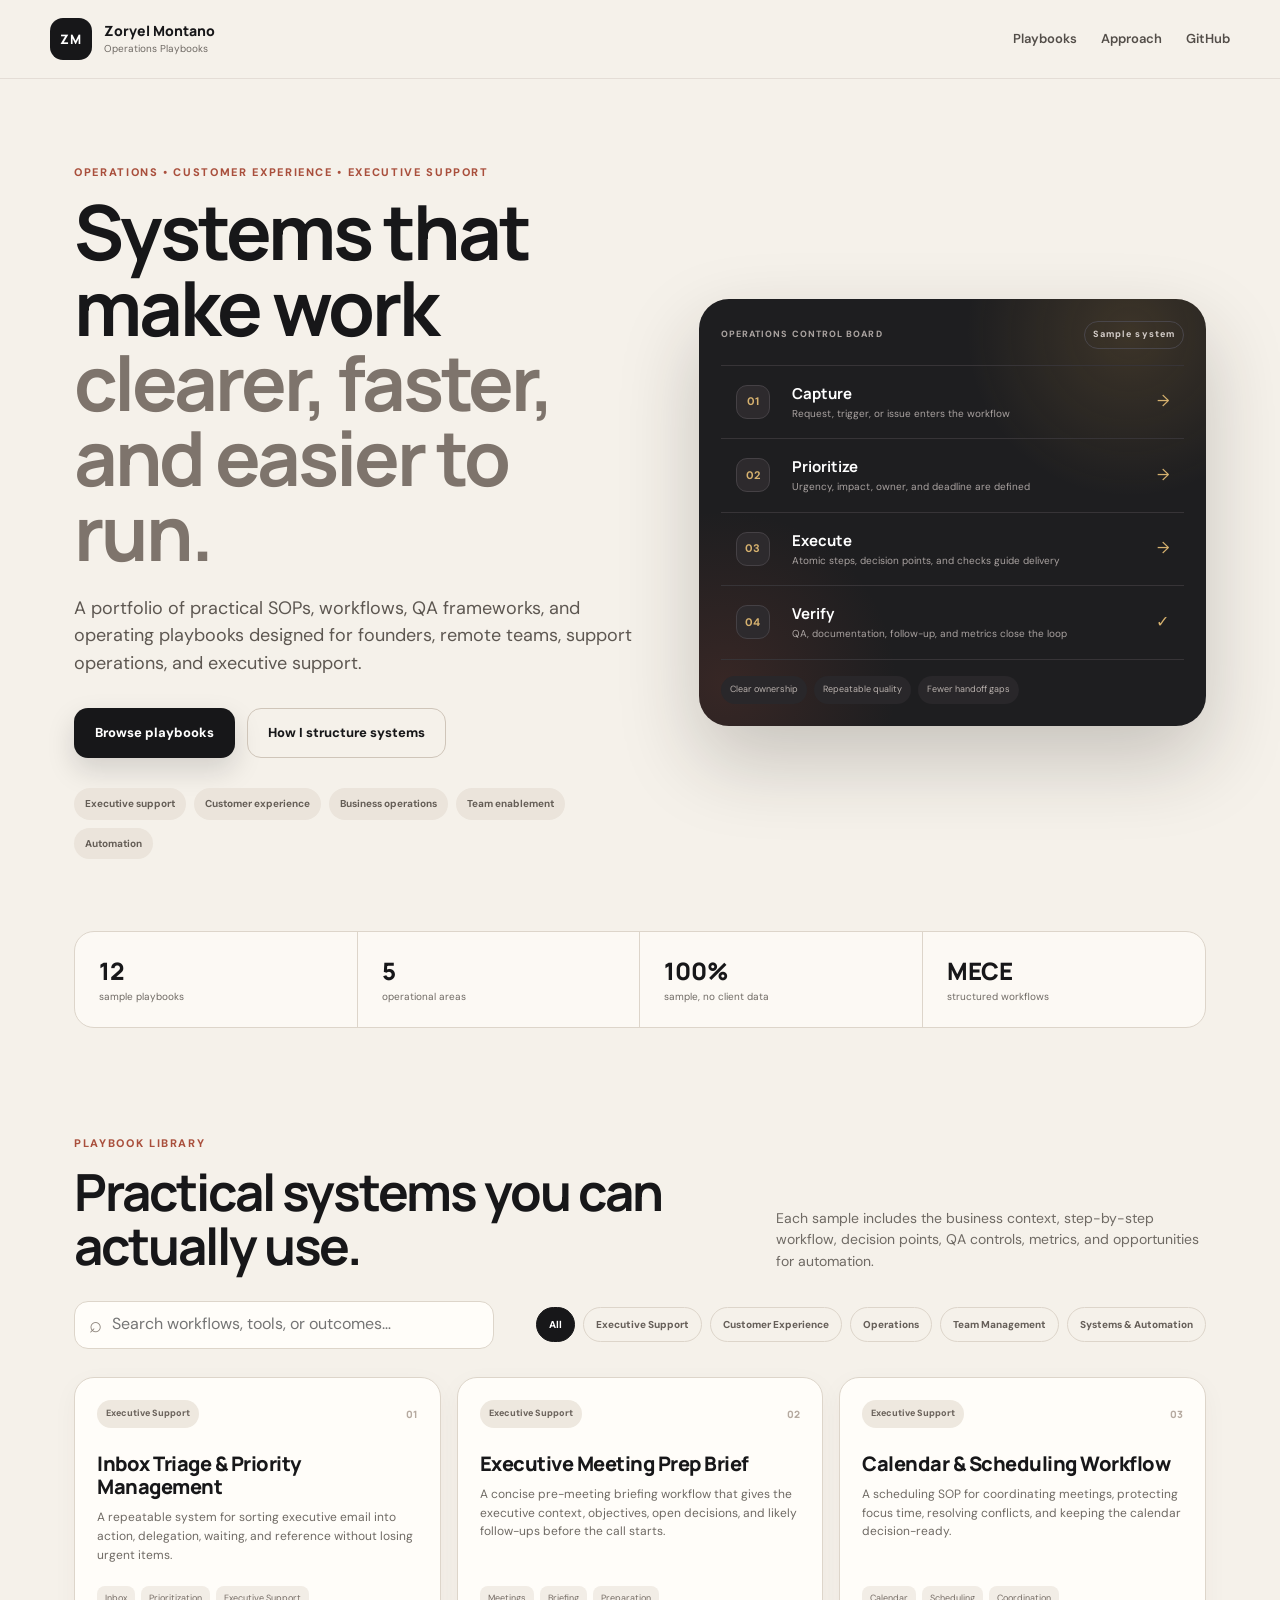
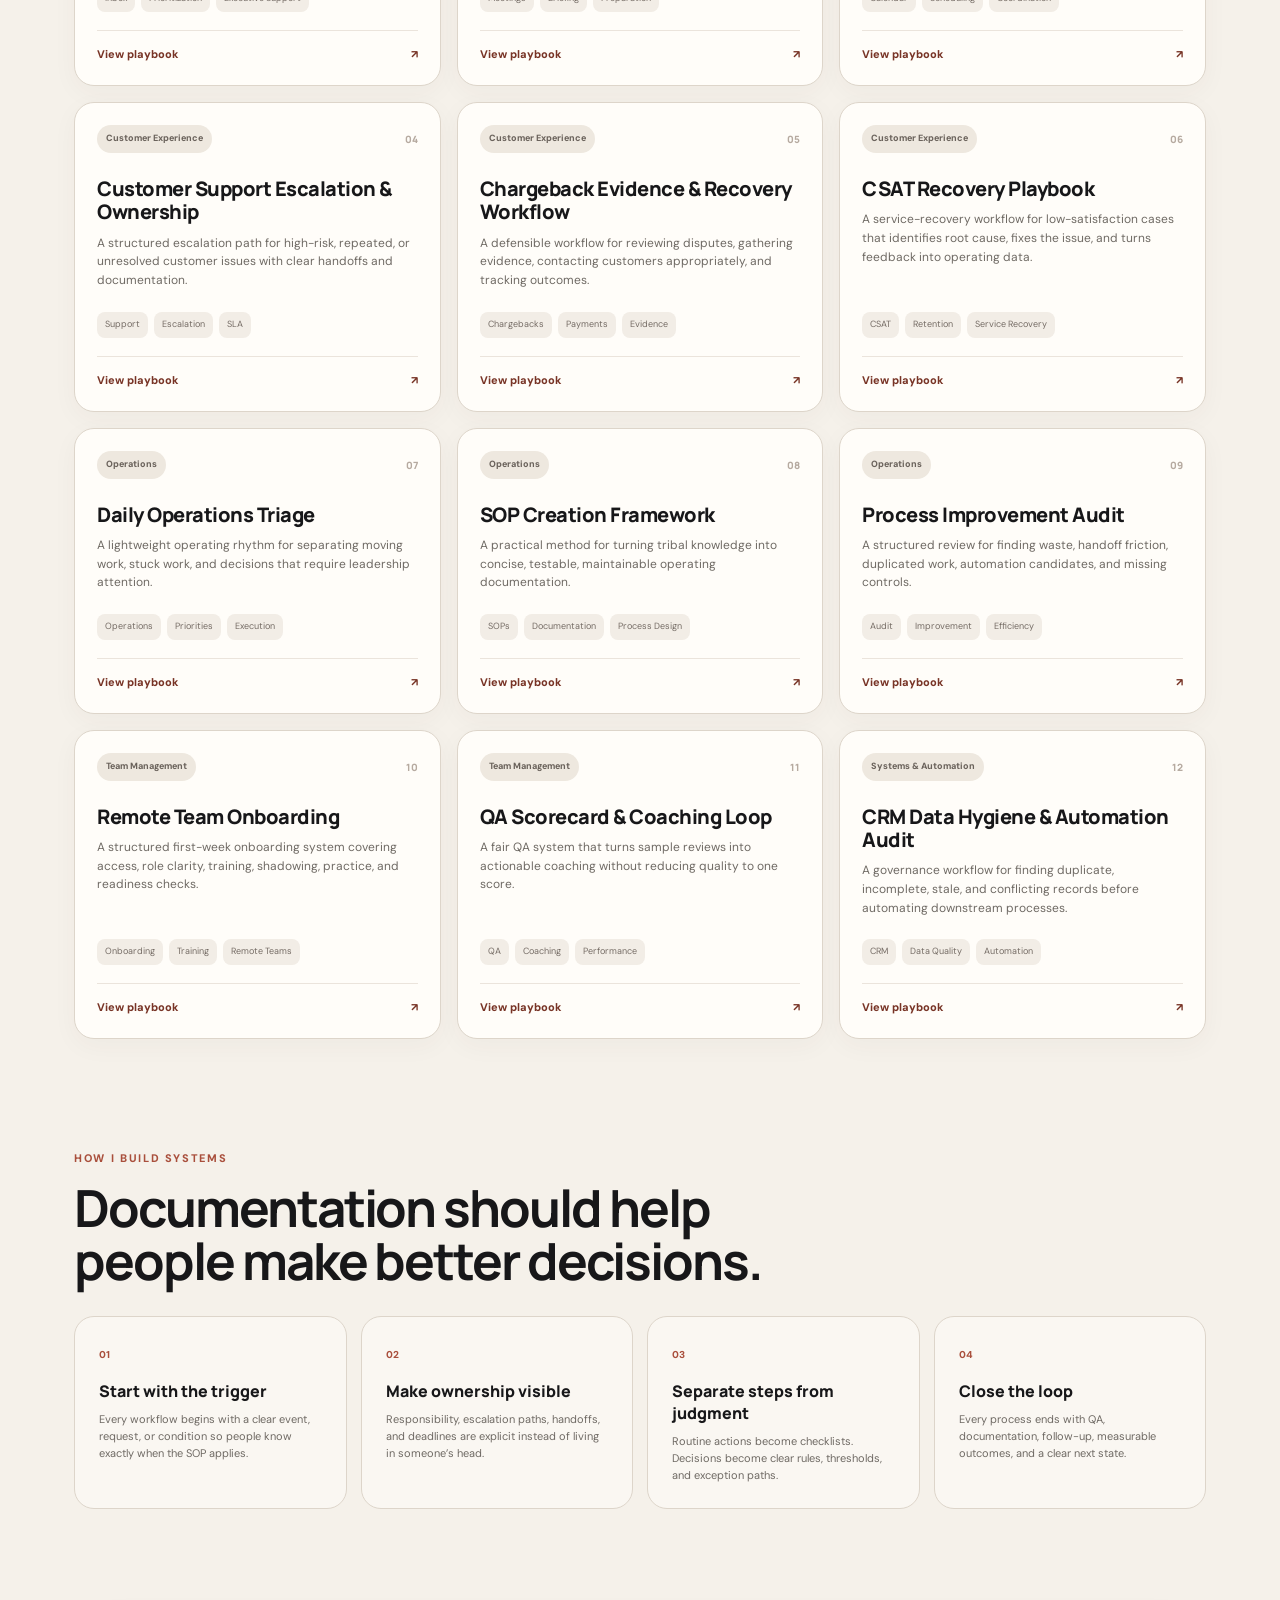
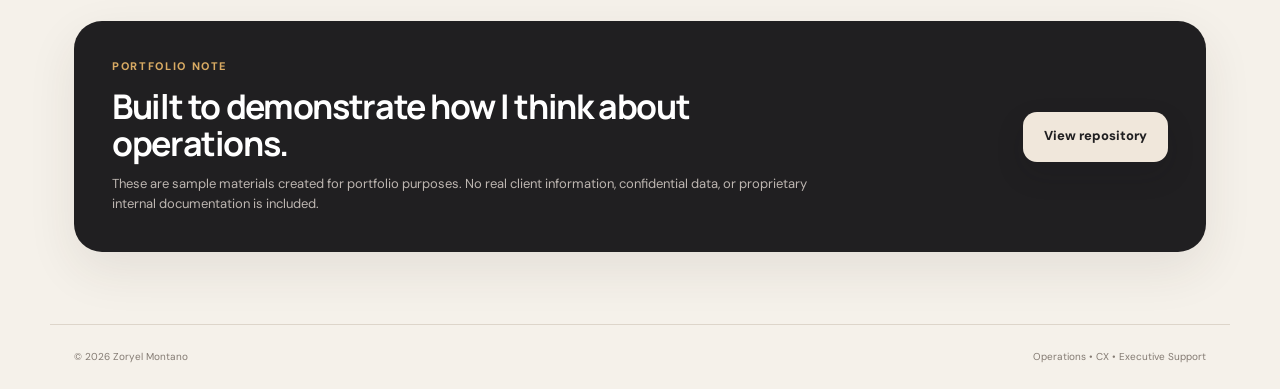
<file: index.html>
<!doctype html>
<html lang="en">
<head>
  <meta charset="utf-8" />
  <meta name="viewport" content="width=device-width, initial-scale=1" />
  <meta name="description" content="Operations, customer experience, executive support, and systems playbooks by Zoryel Montano." />
  <meta name="theme-color" content="#171719" />
  <title>Zoryel Montano | Operations Playbooks</title>
  <link rel="preconnect" href="https://fonts.googleapis.com">
  <link rel="preconnect" href="https://fonts.gstatic.com" crossorigin>
  <link href="https://fonts.googleapis.com/css2?family=DM+Sans:wght@400;500;600;700&family=Manrope:wght@600;700;800&display=swap" rel="stylesheet">
  <link rel="stylesheet" href="styles.css" />
</head>
<body>
  <header class="site-header">
    <a class="brand" href="index.html" aria-label="Home">
      <span class="brand-mark">ZM</span>
      <span><strong>Zoryel Montano</strong><small>Operations Playbooks</small></span>
    </a>
    <nav>
      <a href="#library">Playbooks</a>
      <a href="#approach">Approach</a>
      <a href="https://github.com/zoryelmontano-star" target="_blank" rel="noreferrer">GitHub</a>
    </nav>
  </header>

  <main>
    <section class="hero">
      <div class="hero-copy">
        <p class="eyebrow">OPERATIONS • CUSTOMER EXPERIENCE • EXECUTIVE SUPPORT</p>
        <h1>Systems that make work<br><span>clearer, faster, and easier to run.</span></h1>
        <p class="hero-text">A portfolio of practical SOPs, workflows, QA frameworks, and operating playbooks designed for founders, remote teams, support operations, and executive support.</p>
        <div class="hero-actions">
          <a class="button primary" href="#library">Browse playbooks</a>
          <a class="button secondary" href="#approach">How I structure systems</a>
        </div>
        <div class="hero-proof">
          <span>Executive support</span><span>Customer experience</span><span>Business operations</span><span>Team enablement</span><span>Automation</span>
        </div>
      </div>
      <div class="hero-board" aria-label="Workflow preview">
        <div class="board-top"><span>OPERATIONS CONTROL BOARD</span><span class="live-dot">Sample system</span></div>
        <div class="board-row"><b>01</b><div><strong>Capture</strong><small>Request, trigger, or issue enters the workflow</small></div><i>→</i></div>
        <div class="board-row"><b>02</b><div><strong>Prioritize</strong><small>Urgency, impact, owner, and deadline are defined</small></div><i>→</i></div>
        <div class="board-row"><b>03</b><div><strong>Execute</strong><small>Atomic steps, decision points, and checks guide delivery</small></div><i>→</i></div>
        <div class="board-row"><b>04</b><div><strong>Verify</strong><small>QA, documentation, follow-up, and metrics close the loop</small></div><i>✓</i></div>
        <div class="board-footer"><span>Clear ownership</span><span>Repeatable quality</span><span>Fewer handoff gaps</span></div>
      </div>
    </section>

    <section class="stats-strip" aria-label="Portfolio scope">
      <div><strong>12</strong><span>sample playbooks</span></div>
      <div><strong>5</strong><span>operational areas</span></div>
      <div><strong>100%</strong><span>sample, no client data</span></div>
      <div><strong>MECE</strong><span>structured workflows</span></div>
    </section>

    <section id="library" class="library-section">
      <div class="section-head">
        <div><p class="eyebrow">PLAYBOOK LIBRARY</p><h2>Practical systems you can actually use.</h2></div>
        <p>Each sample includes the business context, step-by-step workflow, decision points, QA controls, metrics, and opportunities for automation.</p>
      </div>

      <div class="library-toolbar">
        <label class="search-box"><span>⌕</span><input id="searchInput" type="search" placeholder="Search workflows, tools, or outcomes…" /></label>
        <div id="filters" class="filters" aria-label="Playbook filters"></div>
      </div>

      <div id="playbookGrid" class="playbook-grid"></div>
      <div id="emptyState" class="empty-state hidden">No playbooks match that search.</div>
    </section>

    <section id="approach" class="approach-section">
      <div class="section-head compact">
        <div><p class="eyebrow">HOW I BUILD SYSTEMS</p><h2>Documentation should help people make better decisions.</h2></div>
      </div>
      <div class="approach-grid">
        <article><span>01</span><h3>Start with the trigger</h3><p>Every workflow begins with a clear event, request, or condition so people know exactly when the SOP applies.</p></article>
        <article><span>02</span><h3>Make ownership visible</h3><p>Responsibility, escalation paths, handoffs, and deadlines are explicit instead of living in someone’s head.</p></article>
        <article><span>03</span><h3>Separate steps from judgment</h3><p>Routine actions become checklists. Decisions become clear rules, thresholds, and exception paths.</p></article>
        <article><span>04</span><h3>Close the loop</h3><p>Every process ends with QA, documentation, follow-up, measurable outcomes, and a clear next state.</p></article>
      </div>
    </section>

    <section class="cta-section">
      <div><p class="eyebrow">PORTFOLIO NOTE</p><h2>Built to demonstrate how I think about operations.</h2><p>These are sample materials created for portfolio purposes. No real client information, confidential data, or proprietary internal documentation is included.</p></div>
      <a class="button primary" href="https://github.com/zoryelmontano-star/virtual-assistant-sops" target="_blank" rel="noreferrer">View repository</a>
    </section>
  </main>

  <footer><span>© <span id="year"></span> Zoryel Montano</span><span>Operations • CX • Executive Support</span></footer>

  <script src="data.js"></script>
  <script src="app.js"></script>
</body>
</html>
</file>
<file: styles.css>
:root{--bg:#f5f1ea;--paper:#fffdf9;--ink:#171719;--muted:#6f6a64;--line:#ddd5ca;--accent:#a94f3c;--accent-dark:#783426;--olive:#5f6956;--gold:#c99a4f;--plum:#69586d;--shadow:0 18px 50px rgba(54,45,37,.09);--radius:24px}*{box-sizing:border-box}html{scroll-behavior:smooth}body{margin:0;background:var(--bg);color:var(--ink);font-family:'DM Sans',sans-serif;line-height:1.55}a{color:inherit;text-decoration:none}button,input{font:inherit}.site-header{position:sticky;top:0;z-index:30;display:flex;align-items:center;justify-content:space-between;gap:24px;padding:18px max(24px,calc((100vw - 1180px)/2));background:rgba(245,241,234,.9);backdrop-filter:blur(18px);border-bottom:1px solid rgba(120,104,90,.14)}.brand{display:flex;align-items:center;gap:12px}.brand-mark{width:42px;height:42px;display:grid;place-items:center;border-radius:13px;background:var(--ink);color:#fff;font:800 13px 'Manrope',sans-serif;letter-spacing:.08em}.brand strong,.brand small{display:block}.brand strong{font:800 14px 'Manrope',sans-serif}.brand small{font-size:10px;color:var(--muted);margin-top:1px}.site-header nav{display:flex;gap:24px;font-weight:600;font-size:13px;color:#534e49}.site-header nav a:hover{color:var(--accent)}main{max-width:1180px;margin:auto;padding:0 24px}.hero{min-height:650px;display:grid;grid-template-columns:1.05fr .95fr;gap:64px;align-items:center;padding:86px 0 72px}.eyebrow{margin:0 0 14px;font-size:11px;line-height:1.4;font-weight:800;letter-spacing:.15em;color:var(--accent);text-transform:uppercase}.hero h1,.section-head h2,.cta-section h2{font-family:'Manrope',sans-serif;letter-spacing:-.04em}.hero h1{font-size:clamp(48px,6vw,76px);line-height:.99;margin:0 0 24px;max-width:760px}.hero h1 span{color:#7e746c}.hero-text{font-size:18px;color:#5d5751;max-width:650px;margin:0 0 30px}.hero-actions{display:flex;gap:12px;flex-wrap:wrap}.button{display:inline-flex;align-items:center;justify-content:center;min-height:50px;padding:0 20px;border-radius:14px;font-weight:800;font-size:13px;border:1px solid transparent;transition:.18s ease}.button:hover{transform:translateY(-2px)}.button.primary{background:var(--ink);color:#fff;box-shadow:0 12px 28px rgba(23,23,25,.15)}.button.secondary{background:transparent;border-color:#cfc5b9}.hero-proof{display:flex;gap:8px;flex-wrap:wrap;margin-top:30px}.hero-proof span{padding:8px 11px;border-radius:999px;background:#ebe4db;color:#645d56;font-size:10px;font-weight:700}.hero-board{position:relative;background:#1e1e20;color:#fff;border-radius:30px;padding:22px;box-shadow:0 34px 80px rgba(37,31,27,.22);overflow:hidden}.hero-board:before{content:'';position:absolute;inset:0;background:radial-gradient(circle at 85% 8%,rgba(201,154,79,.18),transparent 28%),radial-gradient(circle at 5% 90%,rgba(169,79,60,.18),transparent 28%);pointer-events:none}.board-top,.board-row,.board-footer{position:relative}.board-top{display:flex;justify-content:space-between;gap:16px;align-items:center;color:#aaa3a0;font-size:9px;font-weight:800;letter-spacing:.12em;margin-bottom:16px}.live-dot{padding:6px 8px;border:1px solid #49464a;border-radius:999px;color:#d2cbc7}.board-row{display:grid;grid-template-columns:42px 1fr auto;gap:14px;align-items:center;padding:17px 15px;border-top:1px solid #373437}.board-row b{width:34px;height:34px;display:grid;place-items:center;background:#2d2a2d;border:1px solid #454145;border-radius:11px;color:#d7b26f;font-size:11px}.board-row strong,.board-row small{display:block}.board-row strong{font:700 15px 'Manrope',sans-serif}.board-row small{color:#a9a2a0;font-size:10px;margin-top:2px}.board-row i{font-style:normal;color:#d7b26f}.board-footer{display:flex;flex-wrap:wrap;gap:7px;padding-top:16px;border-top:1px solid #373437}.board-footer span{font-size:9px;padding:7px 9px;border-radius:999px;background:#29272a;color:#b9b1ad}.stats-strip{display:grid;grid-template-columns:repeat(4,1fr);border:1px solid var(--line);border-radius:20px;background:rgba(255,253,249,.72);overflow:hidden;margin-bottom:108px}.stats-strip div{padding:22px 24px;border-right:1px solid var(--line)}.stats-strip div:last-child{border-right:0}.stats-strip strong,.stats-strip span{display:block}.stats-strip strong{font:800 24px 'Manrope',sans-serif}.stats-strip span{font-size:10px;color:var(--muted);margin-top:2px}.library-section,.approach-section{scroll-margin-top:100px;margin-bottom:112px}.section-head{display:flex;justify-content:space-between;align-items:end;gap:40px;margin-bottom:28px}.section-head>div{max-width:700px}.section-head h2{font-size:clamp(34px,4vw,52px);line-height:1.05;margin:0}.section-head>p{max-width:430px;color:var(--muted);font-size:14px;margin:0}.section-head.compact{display:block}.library-toolbar{display:flex;gap:14px;align-items:center;justify-content:space-between;margin:28px 0}.search-box{flex:1;min-width:240px;max-width:420px;display:flex;align-items:center;gap:8px;background:var(--paper);border:1px solid var(--line);border-radius:14px;padding:0 14px;height:48px}.search-box span{font-size:22px;color:#8f867e}.search-box input{width:100%;border:0;outline:0;background:transparent;color:var(--ink)}.filters{display:flex;gap:8px;flex-wrap:wrap;justify-content:flex-end}.filter-btn{border:1px solid var(--line);background:transparent;color:#665f59;border-radius:999px;padding:9px 12px;font-size:10px;font-weight:800;cursor:pointer}.filter-btn.active{background:var(--ink);color:#fff;border-color:var(--ink)}.playbook-grid{display:grid;grid-template-columns:repeat(3,1fr);gap:16px}.playbook-card{position:relative;display:flex;flex-direction:column;min-height:286px;padding:22px;border-radius:20px;background:var(--paper);border:1px solid var(--line);box-shadow:0 7px 26px rgba(70,56,45,.04);transition:.2s ease}.playbook-card:hover{transform:translateY(-5px);box-shadow:var(--shadow);border-color:#cabdaf}.card-top{display:flex;justify-content:space-between;align-items:center;gap:12px}.category-pill{padding:7px 9px;border-radius:999px;font-size:9px;font-weight:800;background:#eee8df;color:#6a625b}.card-number{font:800 10px 'Manrope';color:#b6aaa0}.playbook-card h3{font:800 20px/1.17 'Manrope',sans-serif;letter-spacing:-.025em;margin:24px 0 10px}.playbook-card p{font-size:12px;color:var(--muted);margin:0 0 22px}.card-tags{display:flex;flex-wrap:wrap;gap:6px;margin-top:auto}.card-tags span{font-size:9px;padding:6px 8px;background:#f2ede6;border-radius:8px;color:#756c65}.card-link{display:flex;justify-content:space-between;align-items:center;margin-top:18px;padding-top:15px;border-top:1px solid #ebe4dc;color:var(--accent-dark);font-size:11px;font-weight:800}.hidden{display:none!important}.empty-state{padding:50px;text-align:center;color:var(--muted);background:var(--paper);border:1px dashed var(--line);border-radius:20px}.approach-grid{display:grid;grid-template-columns:repeat(4,1fr);gap:14px}.approach-grid article{padding:24px;border-radius:20px;border:1px solid var(--line);background:rgba(255,253,249,.56)}.approach-grid article span{color:var(--accent);font-size:10px;font-weight:800}.approach-grid h3{font:800 16px 'Manrope',sans-serif;margin:14px 0 9px}.approach-grid p{font-size:11px;color:var(--muted);margin:0}.cta-section{display:flex;justify-content:space-between;gap:40px;align-items:center;margin:0 0 72px;padding:38px;border-radius:28px;background:#201f21;color:#fff;box-shadow:var(--shadow)}.cta-section>div{max-width:720px}.cta-section .eyebrow{color:#d8aa63}.cta-section h2{font-size:34px;line-height:1.08;margin:0 0 12px}.cta-section p:not(.eyebrow){font-size:13px;color:#bdb6b1;margin:0}.cta-section .button.primary{background:#f0e7db;color:#201f21;white-space:nowrap}footer{max-width:1180px;margin:auto;padding:24px;border-top:1px solid var(--line);display:flex;justify-content:space-between;gap:18px;color:#837a72;font-size:10px}.detail-shell{max-width:960px;margin:0 auto;padding:72px 24px 100px}.detail-back{display:inline-flex;align-items:center;gap:7px;font-size:11px;font-weight:800;color:var(--muted);margin-bottom:34px}.detail-hero{padding-bottom:34px;border-bottom:1px solid var(--line)}.detail-hero h1{font:800 clamp(38px,6vw,66px)/1.03 'Manrope',sans-serif;letter-spacing:-.045em;margin:12px 0 18px}.detail-hero>p{max-width:760px;color:var(--muted);font-size:16px}.detail-meta{display:flex;gap:8px;flex-wrap:wrap;margin-top:20px}.detail-meta span{padding:7px 9px;border-radius:999px;background:#e9e2d9;color:#685f58;font-size:9px;font-weight:800}.detail-grid{display:grid;grid-template-columns:1fr 270px;gap:50px;margin-top:38px}.detail-main section{margin-bottom:38px}.detail-main h2{font:800 22px 'Manrope',sans-serif;margin:0 0 13px}.detail-main p,.detail-main li{font-size:13px;color:#57514c}.workflow-list{counter-reset:step;list-style:none;padding:0;margin:0;display:grid;gap:10px}.workflow-list li{counter-increment:step;position:relative;padding:14px 16px 14px 52px;background:var(--paper);border:1px solid var(--line);border-radius:14px}.workflow-list li:before{content:counter(step);position:absolute;left:14px;top:13px;width:26px;height:26px;border-radius:8px;display:grid;place-items:center;background:var(--ink);color:#fff;font:800 9px 'Manrope',sans-serif}.check-list{padding-left:18px}.detail-side{position:relative}.side-card{position:sticky;top:100px;padding:20px;border-radius:18px;background:var(--paper);border:1px solid var(--line)}.side-card h3{font:800 13px 'Manrope';margin:0 0 12px}.side-card dl{margin:0}.side-card dt{font-size:9px;text-transform:uppercase;letter-spacing:.08em;color:#998f87;font-weight:800;margin-top:13px}.side-card dd{margin:3px 0 0;font-size:11px;color:#4e4944}.side-card .button{width:100%;margin-top:18px}.note-box{padding:15px 16px;border-left:3px solid var(--gold);background:#eee6db;border-radius:0 12px 12px 0;font-size:11px;color:#5d554f}@media(max-width:900px){.hero{grid-template-columns:1fr;min-height:0;padding-top:60px}.hero-board{max-width:650px}.playbook-grid{grid-template-columns:repeat(2,1fr)}.approach-grid{grid-template-columns:repeat(2,1fr)}.detail-grid{grid-template-columns:1fr}.side-card{position:static}.stats-strip{grid-template-columns:repeat(2,1fr)}.stats-strip div:nth-child(2){border-right:0}.stats-strip div:nth-child(-n+2){border-bottom:1px solid var(--line)}}@media(max-width:640px){.site-header{padding:14px 16px}.site-header nav a:not(:last-child){display:none}.brand small{display:none}main{padding:0 16px}.hero{padding:46px 0 52px;gap:38px}.hero h1{font-size:45px}.hero-text{font-size:15px}.hero-board{border-radius:22px;padding:16px}.stats-strip{margin-bottom:80px}.section-head{display:block}.section-head>p{margin-top:14px}.library-toolbar{align-items:stretch;flex-direction:column}.search-box{max-width:none}.filters{justify-content:flex-start;overflow:auto;flex-wrap:nowrap;padding-bottom:4px}.filter-btn{white-space:nowrap}.playbook-grid{grid-template-columns:1fr}.approach-grid{grid-template-columns:1fr}.cta-section{align-items:flex-start;flex-direction:column;padding:28px}.cta-section h2{font-size:29px}footer{padding:20px 16px;flex-direction:column}.detail-shell{padding:52px 16px 80px}.stats-strip div{padding:18px}.stats-strip strong{font-size:20px}}
</file>
